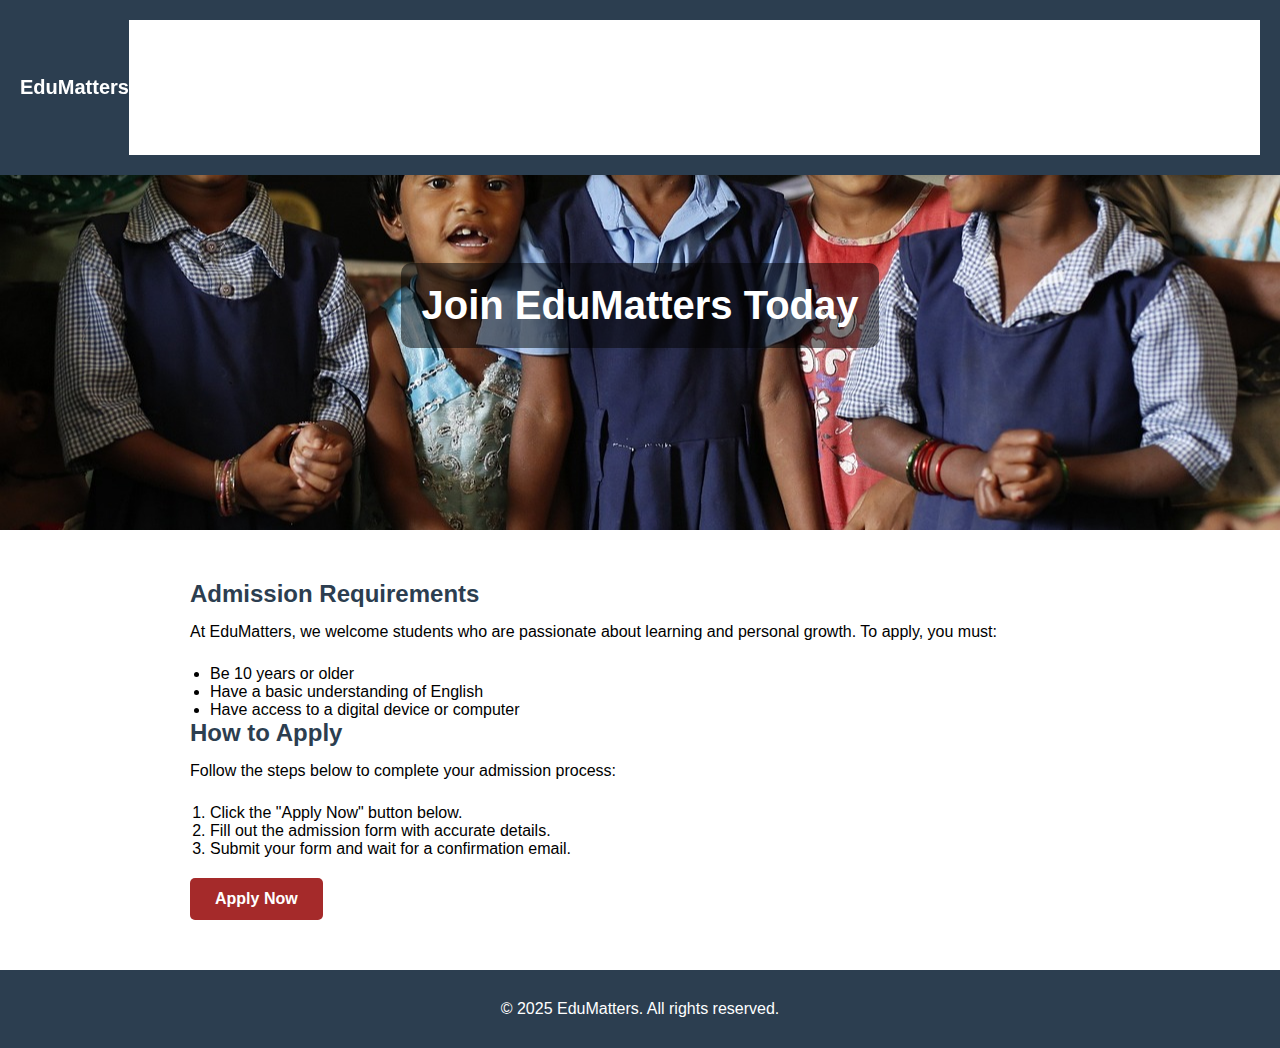
<file: admissions.html>
<!DOCTYPE html>
<html lang="en">
<head>
  <meta charset="UTF-8" />
  <meta name="viewport" content="width=device-width, initial-scale=1.0"/>
  <title>Admissions - EduMatters</title>
  <link rel="stylesheet" href="edu.css" />
  <link rel="icon" href="/eduimages/favicon.png" type="image/png">
  <style>
    body {
      font-family: Arial, sans-serif;
      margin: 0;
      padding-top: 80px; /* Space for fixed navbar */
    }

    /* Fixed Navbar */
    nav {
      position: fixed;
      top: 0;
      width: 100%;
      z-index: 1000;
      background-color: #2c3e50;
      padding: 10px 0;
      box-shadow: 0 2px 5px rgba(0,0,0,0.1);
    }

    .nav-container {
      display: flex;
      justify-content: space-between;
      align-items: center;
      padding: 10px 20px;
    }

    .logo {
      color: white;
      font-size: 20px;
      font-weight: bold;
    }

    .hamburger {
      display: none;
      font-size: 28px;
      cursor: pointer;
      color: white;
    }

    .navbar {
      display: flex;
      justify-content: center;
      list-style: none;
      flex-wrap: wrap;
    }

    .navbar li {
      margin: 0 15px;
    }

    .navbar a {
      color: #fff;
      text-decoration: none;
      font-weight: 500;
      transition: color 0.3s ease;
    }

    .navbar a:hover {
      color: #ffcc00;
    }

    /* Admissions Content */
    .admissions-banner {
      background: url('./eduimages/edu 4.jpg') no-repeat center center/cover;
      height: 50vh;
      display: flex;
      justify-content: center;
      align-items: center;
      color: white;
      text-align: center;
    }

    .admissions-banner h1 {
      font-size: 40px;
      background-color: rgba(0, 0, 0, 0.5);
      padding: 20px;
      border-radius: 10px;
    }

    .admissions-content {
      max-width: 900px;
      margin: 50px auto;
      padding: 0 20px;
    }

    .admissions-content h2 {
      color: #2c3e50;
      margin-bottom: 10px;
    }

    .admissions-content p {
      line-height: 1.7;
      margin-bottom: 20px;
    }

    .admissions-content ul, .admissions-content ol {
      margin-left: 20px;
    }

    .apply-button {
      background-color: brown;
      color: white;
      padding: 12px 25px;
      border: none;
      border-radius: 5px;
      text-decoration: none;
      font-weight: bold;
      display: inline-block;
      margin-top: 20px;
    }

    .apply-button:hover {
      background-color: #a52a2a;
    }

    footer {
      margin-top: 50px;
    }
  </style>
</head>
<body>

  <!-- Navbar -->
  <nav>
    <div class="nav-container">
      <div class="logo">EduMatters</div>
      <div class="hamburger">&#9776;</div>
      <ul class="navbar">
        <li><a href="/index.html">Home</a></li>
        <li><a href="index.html#about">About Us</a></li>
        <li><a href="/admissions.html">Admission</a></li>
        <li><a href="/courses.html">Courses</a></li>
        <li><a href="index.html#updates">News</a></li>
      </ul>
    </div>
  </nav>

  <!-- Banner -->
  <div class="admissions-banner">
    <h1>Join EduMatters Today</h1>
  </div>

  <!-- Admissions Content -->
  <div class="admissions-content">
    <h2>Admission Requirements</h2>
    <p>At EduMatters, we welcome students who are passionate about learning and personal growth. To apply, you must:</p>
    <ul>
      <li>Be 10 years or older</li>
      <li>Have a basic understanding of English</li>
      <li>Have access to a digital device or computer</li>
    </ul>

    <h2>How to Apply</h2>
    <p>Follow the steps below to complete your admission process:</p>
    <ol>
      <li>Click the "Apply Now" button below.</li>
      <li>Fill out the admission form with accurate details.</li>
      <li>Submit your form and wait for a confirmation email.</li>
    </ol>

    <a class="apply-button" href="https://forms.gle/AJnsFcrCJfKeeSaY7" target="_blank">Apply Now</a>
  </div>

  <!-- Footer -->
  <footer>
    <div style="padding: 30px; text-align: center; color: white; background-color: #2c3e50;">
      &copy; 2025 EduMatters. All rights reserved.
    </div>
  </footer>

</body>
</html>
</file>
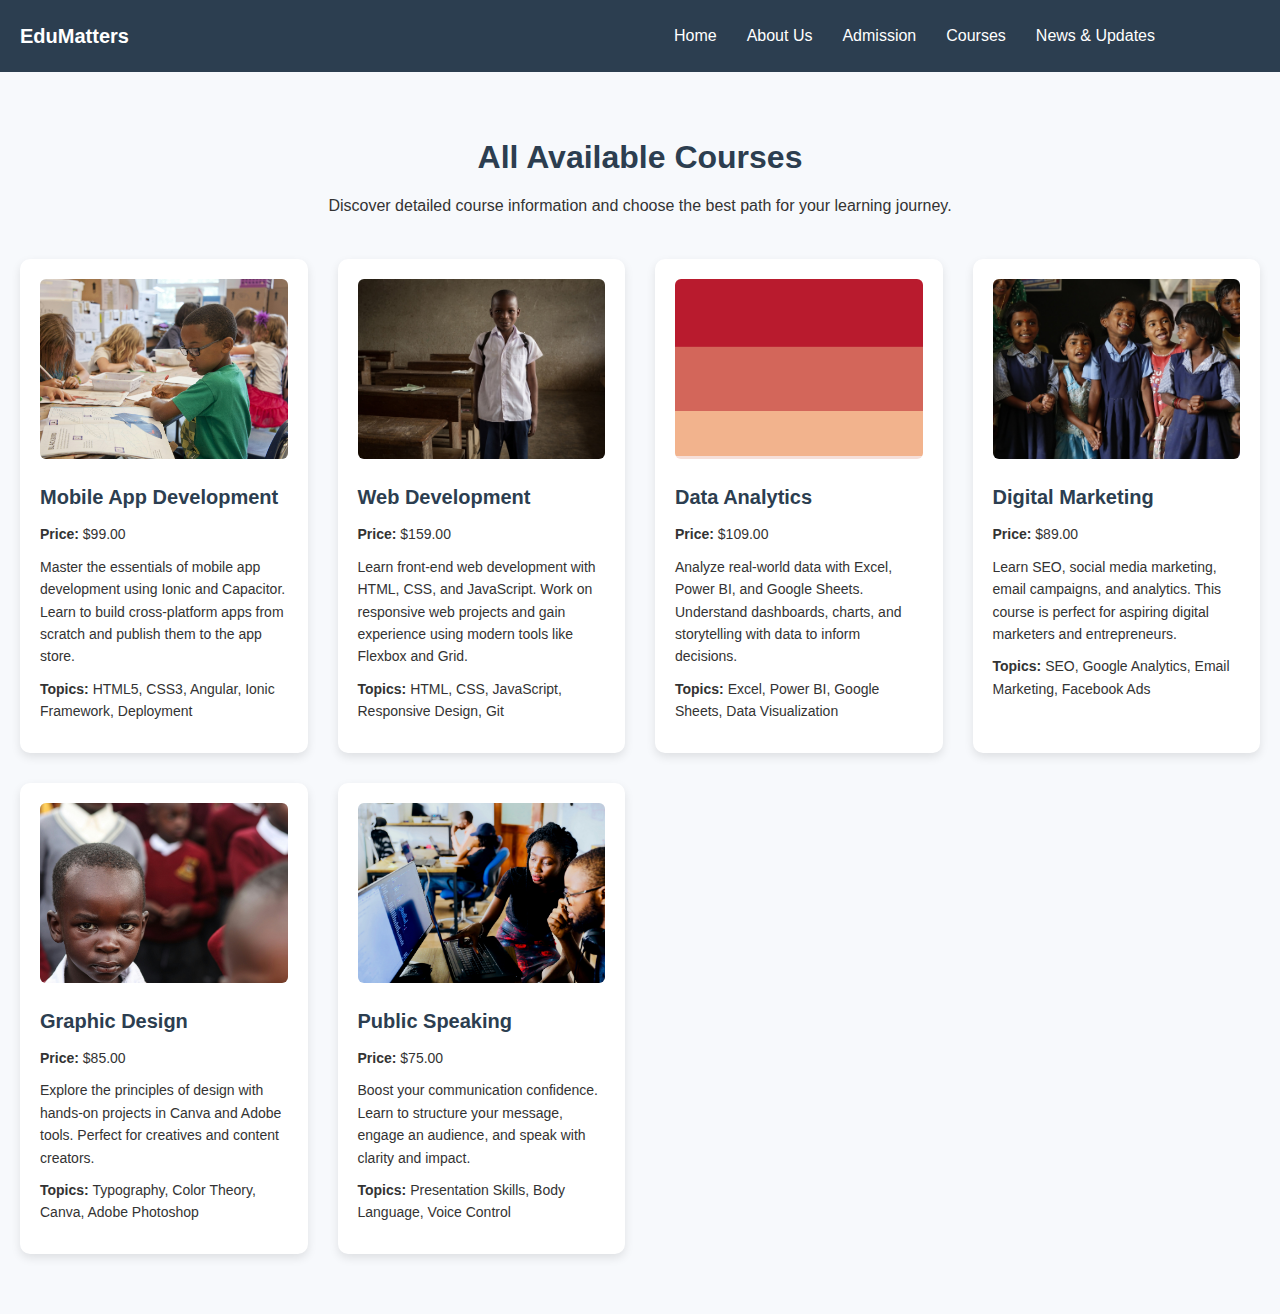
<file: courses.html>
<!DOCTYPE html>
<html lang="en">
<head>
  <meta charset="UTF-8" />
  <meta name="viewport" content="width=device-width, initial-scale=1.0"/>
  <link rel="icon" href="/eduimages/favicon.png" type="image/png">
  <title>Our Courses - EduMatters</title>
  <style>
    * {
      margin: 0;
      padding: 0;
      box-sizing: border-box;
      font-family: 'Segoe UI', Tahoma, Geneva, Verdana, sans-serif;
    }

    body {
      background-color: #fdfdfd;
      color: #333;
      line-height: 1.6;
    }
/* NAVIGATION BAR */
nav {

  background-color: #2c3e50;
  padding: 10px 0;
}

.nav-container {
  display: flex;
  justify-content: space-between;
  align-items: center;
  padding: 10px 20px;
}

.logo {
  color: white;
  font-size: 20px;
  font-weight: bold;
}

.hamburger {
  display: none;
  font-size: 28px;
  cursor: pointer;
  color: white;
}

/* Nav menu styles */
.navbar {
  display: flex;
  justify-content: center;
  list-style: none;
  flex-wrap: wrap;
}

.navbar li {
  margin: 0 15px;
}

.navbar a {
  color: #fff;
  text-decoration: none;
  font-weight: 500;
  transition: color 0.3s ease;
}

.navbar a:hover {
  color: #ffcc00;
}
    .course-listing-page {
      padding: 60px 20px;
      background-color: #f7f9fc;
    }

    .page-header {
      text-align: center;
      margin-bottom: 40px;
    }

    .page-header h1 {
      font-size: 32px;
      margin-bottom: 10px;
      color: #2c3e50;
    }

    .courses-grid {
      display: grid;
      grid-template-columns: repeat(auto-fit, minmax(280px, 1fr));
      gap: 30px;
    }

    .course-card {
      background-color: white;
      border-radius: 10px;
      box-shadow: 0 4px 10px rgba(0,0,0,0.1);
      padding: 20px;
      text-align: left;
    }

    .course-card img {
      width: 100%;
      height: 180px;
      object-fit: cover;
      border-radius: 6px;
      margin-bottom: 15px;
    }

    .course-card h3 {
      color: #2c3e50;
      margin-bottom: 10px;
      font-size: 20px;
    }

    .course-card p {
      font-size: 14px;
      margin-bottom: 10px;
    }

    @media (max-width: 768px) {
      .page-header h1 {
        font-size: 24px;
      }

      .course-card img {
        height: 160px;
      }
    }

    @media (max-width: 480px) {
      .courses-grid {
        grid-template-columns: 1fr;
      }
    }
  </style>
</head>
<body>
     <nav>
 <div class="nav-container">
    <div class="logo">EduMatters</div>
    <div class="hamburger" id="hamburger">&#9776;</div>
    <ul class="navbar" id="nav-menu">
      <li><a href="/index.html">Home</a></li>
      <li><a href="/index.html#about">About Us</a></li>
      <li><a href="/admissions.html">Admission</a></li>
      <li><a href="/courses.html">Courses</a></li>
      <li><a href="/index.html#updates">News & Updates</a></li>
      <li><a href="#" class="fa fa-facebook"></a></li> 
      <li><a href="#" class="fa fa-twitter"></a></li>
      <li><a href="#" class="fa fa-linkedin"></a></li>
    </ul>
  </div>
</nav>

<section class="course-listing-page">
  <div class="page-header">
    <h1>All Available Courses</h1>
    <p>Discover detailed course information and choose the best path for your learning journey.</p>
  </div>

  <div class="courses-grid">
    <div class="course-card">
      <img src="/eduimages/edu1.jpg" alt="Mobile App Development" />
      <h3>Mobile App Development</h3>
      <p><strong>Price:</strong> $99.00</p>
      <p>Master the essentials of mobile app development using Ionic and Capacitor. Learn to build cross-platform apps from scratch and publish them to the app store.</p>
      <p><strong>Topics:</strong> HTML5, CSS3, Angular, Ionic Framework, Deployment</p>
    </div>

    <div class="course-card">
      <img src="/eduimages/edu 2.jpg" alt="Web Development" />
      <h3>Web Development</h3>
      <p><strong>Price:</strong> $159.00</p>
      <p>Learn front-end web development with HTML, CSS, and JavaScript. Work on responsive web projects and gain experience using modern tools like Flexbox and Grid.</p>
      <p><strong>Topics:</strong> HTML, CSS, JavaScript, Responsive Design, Git</p>
    </div>

    <div class="course-card">
      <img src="/eduimages/edu 3.png" alt="Data Analytics" />
      <h3>Data Analytics</h3>
      <p><strong>Price:</strong> $109.00</p>
      <p>Analyze real-world data with Excel, Power BI, and Google Sheets. Understand dashboards, charts, and storytelling with data to inform decisions.</p>
      <p><strong>Topics:</strong> Excel, Power BI, Google Sheets, Data Visualization</p>
    </div>

    <div class="course-card">
      <img src="/eduimages/edu 4.jpg" alt="Digital Marketing" />
      <h3>Digital Marketing</h3>
      <p><strong>Price:</strong> $89.00</p>
      <p>Learn SEO, social media marketing, email campaigns, and analytics. This course is perfect for aspiring digital marketers and entrepreneurs.</p>
      <p><strong>Topics:</strong> SEO, Google Analytics, Email Marketing, Facebook Ads</p>
    </div>

    <div class="course-card">
      <img src="/eduimages/edu 5.jpg" alt="Graphic Design" />
      <h3>Graphic Design</h3>
      <p><strong>Price:</strong> $85.00</p>
      <p>Explore the principles of design with hands-on projects in Canva and Adobe tools. Perfect for creatives and content creators.</p>
      <p><strong>Topics:</strong> Typography, Color Theory, Canva, Adobe Photoshop</p>
    </div>

    <div class="course-card">
      <img src="/eduimages/edu6.jpg" alt="Public Speaking" />
      <h3>Public Speaking</h3>
      <p><strong>Price:</strong> $75.00</p>
      <p>Boost your communication confidence. Learn to structure your message, engage an audience, and speak with clarity and impact.</p>
      <p><strong>Topics:</strong> Presentation Skills, Body Language, Voice Control</p>
    </div>
  </div>
</section>

</body>
</html>
</file>
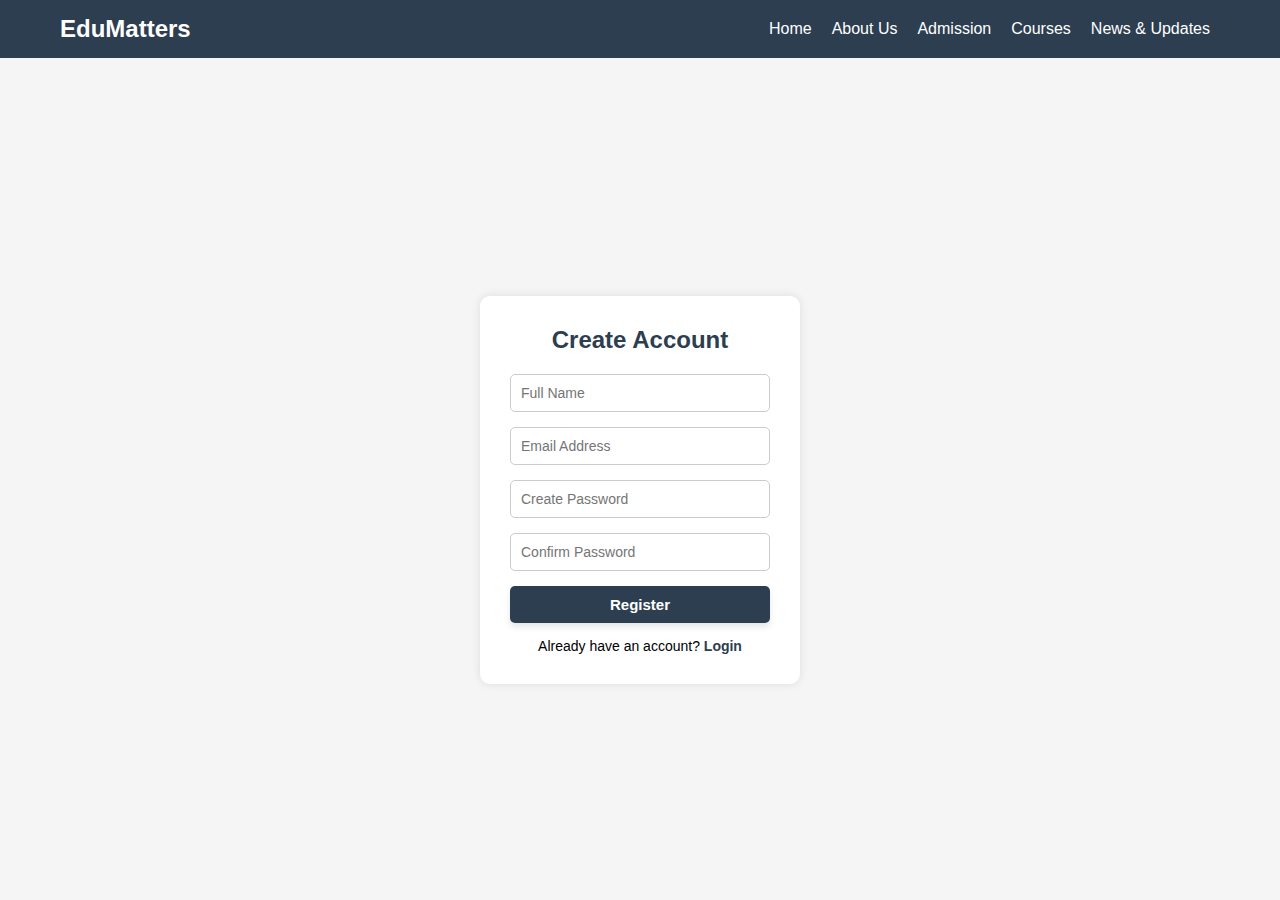
<file: register.html>
<!DOCTYPE html>
<html lang="en">
  <head>
    <meta charset="UTF-8" />
    <title>Register - EduMatters</title>
    <meta name="viewport" content="width=device-width, initial-scale=1.0" />
    <link rel="icon" href="/eduimages/favicon.png" type="image/png" />
    <style>
      * {
        box-sizing: border-box;
        margin: 0;
        padding: 0;
      }

      body {
        font-family: Arial, sans-serif;
        background-color: #f5f5f5;
        padding-top: 80px; /* space for fixed navbar */
        display: flex;
        justify-content: center;
        align-items: center;
        height: 100vh;
        flex-direction: column;
      }

      /* NAVIGATION BAR */
      nav {
        background-color: #2c3e50;
        padding: 10px 0;
        width: 100%;
        position: fixed;
        top: 0;
        left: 0;
        z-index: 999;
      }

      .nav-container {
        display: flex;
        justify-content: space-between;
        align-items: center;
        padding: 0 20px;
        max-width: 1200px;
        margin: auto;
        flex-wrap: wrap;
      }

      .logo {
        color: white;
        font-size: 24px;
        font-weight: bold;
      }

      .hamburger {
        display: none;
        font-size: 28px;
        cursor: pointer;
        color: white;
      }

      .navbar {
        display: flex;
        list-style: none;
        flex-wrap: wrap;
        justify-content: center;
      }

      .navbar li {
        margin: 10px;
      }

      .navbar a {
        color: #fff;
        text-decoration: none;
        font-weight: 500;
        transition: color 0.3s ease;
      }

      .navbar a:hover {
        color: #ffcc00;
      }

      /* REGISTER BOX */
      .register-box {
        background-color: white;
        padding: 30px;
        border-radius: 10px;
        box-shadow: 0 0 10px rgba(0, 0, 0, 0.1);
        width: 320px;
      }

      .register-box h2 {
        text-align: center;
        margin-bottom: 20px;
        color: #2c3e50;
      }

      .register-box input {
        width: 100%;
        padding: 10px;
        margin-bottom: 15px;
        border: 1px solid #ccc;
        border-radius: 5px;
        font-size: 14px;
      }

      .register-box button {
        width: 100%;
        padding: 10px;
        background-color: #2c3e50;
        color: white;
        border: none;
        border-radius: 5px;
        font-weight: bold;
        font-size: 15px;
        cursor: pointer;
        box-shadow: 0 4px 6px rgba(0, 0, 0, 0.1);
        transition: background-color 0.3s ease;
      }

      .register-box button:hover {
        background-color: #1a252f;
      }

      .register-box p {
        text-align: center;
        font-size: 14px;
        margin-top: 15px;
      }

      .register-box a {
        color: #2c3e50;
        text-decoration: none;
        font-weight: bold;
      }

      .register-box a:hover {
        text-decoration: underline;
      }

      /* RESPONSIVE */
      @media (max-width: 768px) {
        .navbar {
          flex-direction: column;
          align-items: center;
        }

        .navbar li {
          margin: 8px 0;
        }
      }
    </style>
  </head>
  <body>
    <nav>
      <div class="nav-container">
        <div class="logo">EduMatters</div>
        <div class="hamburger" id="hamburger">&#9776;</div>
        <ul class="navbar" id="nav-menu">
          <li><a href="/index.html">Home</a></li>
          <li><a href="/index.html#about">About Us</a></li>
          <li><a href="/admissions.html">Admission</a></li>
          <li><a href="/courses.html">Courses</a></li>
          <li><a href="/index.html#updates">News & Updates</a></li>
        </ul>
      </div>
    </nav>

    <div class="register-box">
      <h2>Create Account</h2>
      <form action="index.html" method="get">
        <input type="text" name="fullname" placeholder="Full Name" required />
        <input type="email" name="email" placeholder="Email Address" required />
        <input
          type="password"
          name="password"
          placeholder="Create Password"
          required
        />
        <input
          type="password"
          name="confirm_password"
          placeholder="Confirm Password"
          required
        />
        <button type="submit">Register</button>
      </form>
      <p>Already have an account? <a href="login.html">Login</a></p>
    </div>
  </body>
</html>
</file>
<file: edu.css>
* {
  padding: 0;
  margin: 0;
}
* {
  text-decoration: none;
}

.bar {
  list-style-type: none;
  display: flex;
  justify-content: center;
  gap: 80px;
  background-color: rgb(255, 255, 255);
  width: 100%;
  height: 8vh;
  text-align: center;
  align-items: center;
  color: blue;
  font-size: 18px;
}
.navbar {
  list-style-type: none;
  display: flex;
  justify-content: center;
  gap: 80px;
  background-color: white;
  width: 100%;
  height: 15vh;
  text-align: center;
  align-items: center;
  color: blue;
  font-size: 20px;
}
.firstpage {
  width: 100%;
  height: 80vh;
  background-image: linear-gradient(rgba(0, 0, 0, 0.5), rgba(0, 0, 0, 0.3)),
    url(./eduimages/heropic.jpg);
  background-size: cover;
  background-attachment: fixed;
  display: flex;
  justify-content: center;
  align-items: center;
  color: white;
}

.firstpage-text {
  display: flex;
  justify-content: center;
  align-items: center;
  color: white;
  font-family: "Gill Sans", "Gill Sans MT", Calibri, "Trebuchet MS", sans-serif;
  font-size: 70px;
}
.sec2 {
  height: 100vh;
}
.fullpg2 {
  text-align: center;
  text-decoration-line: underline;
  padding-top: 20px;
}

.secondpage {
  display: flex;
  gap: 20px;
  height: 70vh;
  padding: 100px;
  justify-content: center;
  align-items: center;
  position: relative;
}
.img {
  color: blue;
  font-size: 36px;
  background-color: aqua;
  position: absolute;
  top: 80px;
}

.secondpagetext {
  display: flex;
  flex-direction: column;
  width: 300px;
  align-items: center;
  justify-content: center;
  text-align: center;
  color: black;
  font-family: cursive;
  text-decoration-line: none;
  border-style: ridge;
  padding: 10px;
}

button {
  padding: 10px;
  width: 100px;
  border-style: hidden;
  background-color: rgb(181, 201, 207);
  text-decoration: aliceblue;
}

.thirdpage {
  background-color: rgb(110, 110, 190);
  width: 100%;
  height: 80vh;
  display: flex;
  justify-content: center;
}
</file>
